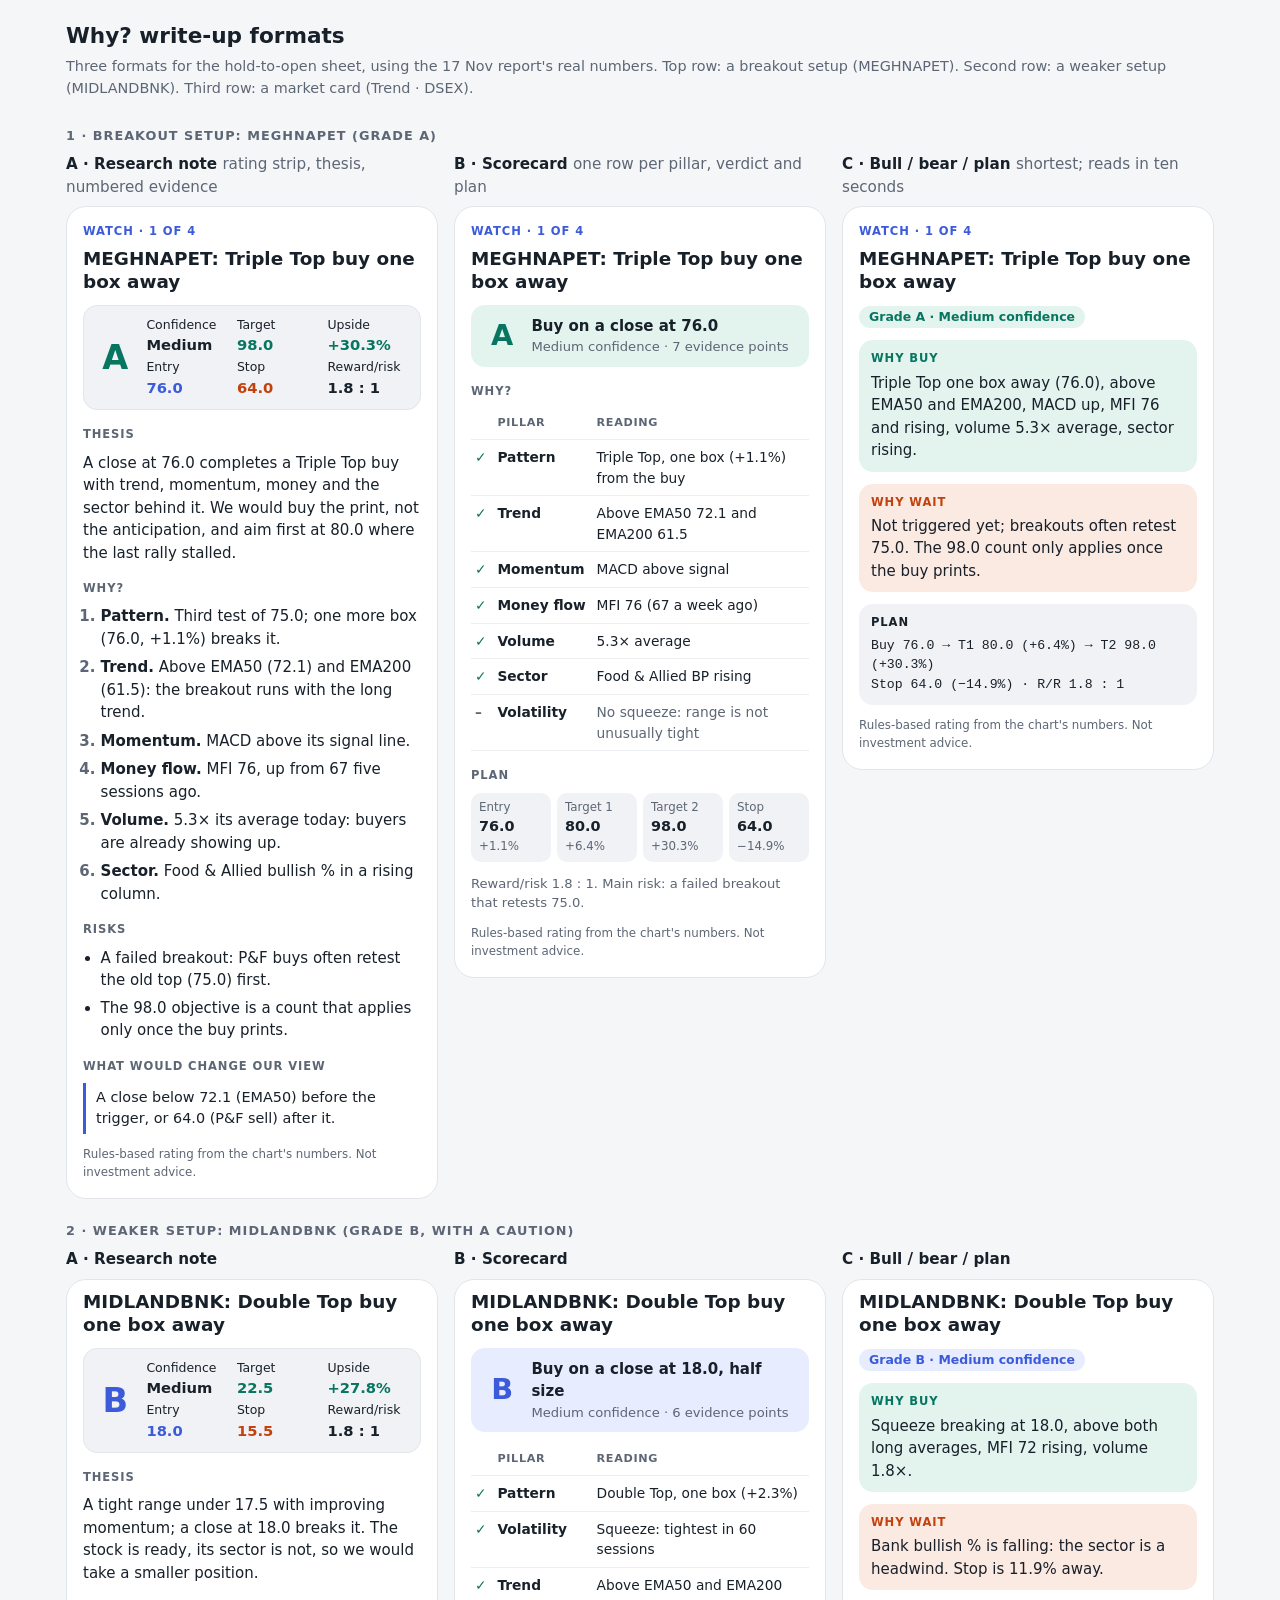
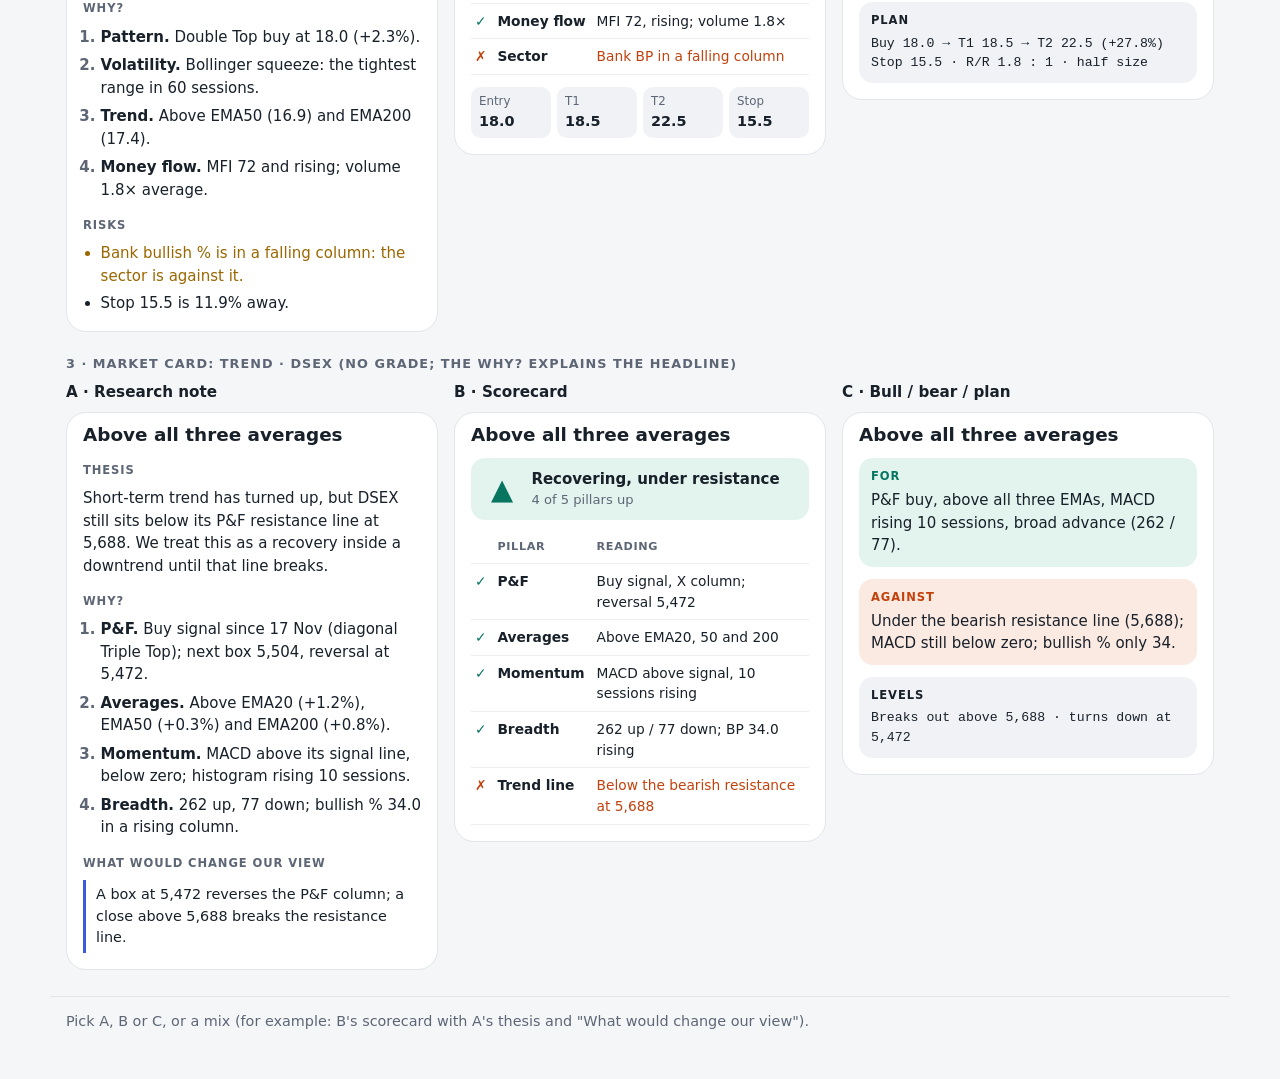
<file: docs/why-formats-mockup.html>
<!doctype html>
<html lang="en">
<head>
<meta charset="utf-8">
<meta name="viewport" content="width=device-width, initial-scale=1">
<title>Why? Formats</title>
<style>
:root {
  --bg: #F5F6F8; --surface: #FFFFFF; --raised: #F0F2F5; --border: #E2E5EA; --grid: #ECEEF2;
  --ink: #18202A; --muted: #5D6675; --accent: #3B5BDB; --accent-soft: #E7ECFF;
  --up: #077560; --up-soft: #E3F4EF; --down: #C2410C; --down-soft: #FBEAE2; --warn: #9A6700; --warn-soft: #FFF4D6;
}
@media (prefers-color-scheme: dark) {
  :root:not([data-theme="light"]) {
    --bg: #0F1216; --surface: #171B21; --raised: #1F242C; --border: #2A3039; --grid: #222831;
    --ink: #E8EAEE; --muted: #9AA3B2; --accent: #8DA2FB; --accent-soft: #232B45;
    --up: #1FA08A; --up-soft: #15302B; --down: #E0663A; --down-soft: #35211A; --warn: #E3B341; --warn-soft: #33290F;
  }
}
:root[data-theme="dark"] {
  --bg: #0F1216; --surface: #171B21; --raised: #1F242C; --border: #2A3039; --grid: #222831;
  --ink: #E8EAEE; --muted: #9AA3B2; --accent: #8DA2FB; --accent-soft: #232B45;
  --up: #1FA08A; --up-soft: #15302B; --down: #E0663A; --down-soft: #35211A; --warn: #E3B341; --warn-soft: #33290F;
}
* { box-sizing: border-box; }
body { margin: 0; background: var(--bg); color: var(--ink); font: 15px/1.5 system-ui, -apple-system, "Segoe UI", Roboto, sans-serif; }
header { padding: 20px 16px 4px; max-width: 1180px; margin: 0 auto; }
h1 { font-size: 1.35rem; margin: 0 0 4px; }
header p { margin: 0; color: var(--muted); font-size: .9rem; }
.row-title { max-width: 1180px; margin: 22px auto 8px; padding: 0 16px; font-size: .8rem; letter-spacing: .08em; text-transform: uppercase; color: var(--muted); font-weight: 700; }
.grid { display: grid; grid-template-columns: repeat(auto-fit, minmax(300px, 1fr)); gap: 16px; max-width: 1180px; margin: 0 auto; padding: 0 16px; }
.opt { display: flex; flex-direction: column; gap: 8px; }
.opt > .tag { font-weight: 700; font-size: .95rem; }
.opt > .tag span { color: var(--muted); font-weight: 500; }
.sheet { background: var(--surface); border: 1px solid var(--border); border-radius: 20px; padding: 16px; display: flex; flex-direction: column; gap: 12px; }
.kick { color: var(--accent); font-size: .72rem; font-weight: 700; letter-spacing: .08em; text-transform: uppercase; }
.title { font-size: 1.15rem; font-weight: 750; line-height: 1.25; margin-top: -6px; }
.h4 { font-size: .72rem; font-weight: 700; letter-spacing: .08em; text-transform: uppercase; color: var(--muted); margin: 4px 0 -4px; }
p { margin: 0; }
.muted { color: var(--muted); } .up { color: var(--up); } .down { color: var(--down); } .warn { color: var(--warn); } .acc { color: var(--accent); }
.mono { font-family: ui-monospace, "SF Mono", Menlo, monospace; font-size: .88em; }
.small { font-size: .82rem; }
/* A: research note */
.strip { display: grid; grid-template-columns: auto 1fr; gap: 12px; align-items: center; background: var(--raised); border: 1px solid var(--border); border-radius: 14px; padding: 10px 12px; }
.grade { font-size: 2.1rem; font-weight: 800; line-height: 1; color: var(--up); text-align: center; min-width: 2.4rem; }
.grade.b { color: var(--accent); }
.kpis { display: grid; grid-template-columns: repeat(3, 1fr); gap: 2px 10px; font-size: .78rem; }
.kpis b { display: block; font-size: .92rem; }
ol.why { margin: 0; padding-left: 1.1rem; display: grid; gap: 6px; }
ol.why li::marker { color: var(--muted); font-weight: 700; }
ul { margin: 0; padding-left: 1.1rem; display: grid; gap: 5px; }
.change { border-left: 3px solid var(--accent); padding: 4px 0 4px 10px; font-size: .9rem; }
/* B: scorecard */
table { width: 100%; border-collapse: collapse; font-size: .86rem; }
td, th { padding: 7px 4px; border-bottom: 1px solid var(--grid); vertical-align: top; text-align: left; }
th { font-size: .7rem; text-transform: uppercase; letter-spacing: .06em; color: var(--muted); font-weight: 700; }
td.mark { width: 1.4rem; font-weight: 800; }
td.pillar { width: 6.2rem; font-weight: 650; }
.verdict { display: flex; gap: 10px; align-items: center; border-radius: 14px; padding: 10px 12px; background: var(--up-soft); }
.verdict.b { background: var(--accent-soft); }
.verdict .grade { font-size: 1.8rem; }
.plan { display: grid; grid-template-columns: repeat(4, 1fr); gap: 6px; }
.plan div { background: var(--raised); border-radius: 10px; padding: 6px 8px; font-size: .74rem; color: var(--muted); }
.plan b { display: block; color: var(--ink); font-size: .9rem; }
/* C: bull / bear / plan */
.case { border-radius: 14px; padding: 10px 12px; display: grid; gap: 4px; }
.case.bull { background: var(--up-soft); } .case.bear { background: var(--down-soft); } .case.plan2 { background: var(--raised); }
.case .lab { font-size: .72rem; font-weight: 800; letter-spacing: .08em; text-transform: uppercase; }
.pill { display: inline-block; padding: 2px 10px; border-radius: 999px; font-size: .78rem; font-weight: 700; background: var(--up-soft); color: var(--up); }
.pill.b { background: var(--accent-soft); color: var(--accent); }
.foot { font-size: .74rem; color: var(--muted); }
.pick { max-width: 1180px; margin: 26px auto 32px; padding: 14px 16px; border-top: 1px solid var(--border); color: var(--muted); font-size: .9rem; }
</style>
</head>
<body>
<header>
  <h1>Why? write-up formats</h1>
  <p>Three formats for the hold-to-open sheet, using the 17 Nov report's real numbers. Top row: a breakout setup (MEGHNAPET). Second row: a weaker setup (MIDLANDBNK). Third row: a market card (Trend · DSEX).</p>
</header>

<div class="row-title">1 · Breakout setup: MEGHNAPET (Grade A)</div>
<div class="grid">

  <!-- A -->
  <div class="opt">
    <div class="tag">A · Research note <span>rating strip, thesis, numbered evidence</span></div>
    <div class="sheet">
      <div class="kick">Watch · 1 of 4</div>
      <div class="title">MEGHNAPET: Triple Top buy one box away</div>
      <div class="strip">
        <div class="grade">A</div>
        <div class="kpis">
          <div>Confidence<b>Medium</b></div><div>Target<b class="up">98.0</b></div><div>Upside<b class="up">+30.3%</b></div>
          <div>Entry<b class="acc">76.0</b></div><div>Stop<b class="down">64.0</b></div><div>Reward/risk<b>1.8 : 1</b></div>
        </div>
      </div>
      <div class="h4">Thesis</div>
      <p>A close at 76.0 completes a Triple Top buy with trend, momentum, money and the sector behind it. We would buy the print, not the anticipation, and aim first at 80.0 where the last rally stalled.</p>
      <div class="h4">Why?</div>
      <ol class="why">
        <li><b>Pattern.</b> Third test of 75.0; one more box (76.0, +1.1%) breaks it.</li>
        <li><b>Trend.</b> Above EMA50 (72.1) and EMA200 (61.5): the breakout runs with the long trend.</li>
        <li><b>Momentum.</b> MACD above its signal line.</li>
        <li><b>Money flow.</b> MFI 76, up from 67 five sessions ago.</li>
        <li><b>Volume.</b> 5.3× its average today: buyers are already showing up.</li>
        <li><b>Sector.</b> Food &amp; Allied bullish % in a rising column.</li>
      </ol>
      <div class="h4">Risks</div>
      <ul>
        <li>A failed breakout: P&amp;F buys often retest the old top (75.0) first.</li>
        <li>The 98.0 objective is a count that applies only once the buy prints.</li>
      </ul>
      <div class="h4">What would change our view</div>
      <div class="change">A close below 72.1 (EMA50) before the trigger, or 64.0 (P&amp;F sell) after it.</div>
      <div class="foot">Rules-based rating from the chart's numbers. Not investment advice.</div>
    </div>
  </div>

  <!-- B -->
  <div class="opt">
    <div class="tag">B · Scorecard <span>one row per pillar, verdict and plan</span></div>
    <div class="sheet">
      <div class="kick">Watch · 1 of 4</div>
      <div class="title">MEGHNAPET: Triple Top buy one box away</div>
      <div class="verdict"><div class="grade">A</div><div><b>Buy on a close at 76.0</b><div class="small muted">Medium confidence · 7 evidence points</div></div></div>
      <div class="h4">Why?</div>
      <table>
        <tr><th></th><th>Pillar</th><th>Reading</th></tr>
        <tr><td class="mark up">✓</td><td class="pillar">Pattern</td><td>Triple Top, one box (+1.1%) from the buy</td></tr>
        <tr><td class="mark up">✓</td><td class="pillar">Trend</td><td>Above EMA50 72.1 and EMA200 61.5</td></tr>
        <tr><td class="mark up">✓</td><td class="pillar">Momentum</td><td>MACD above signal</td></tr>
        <tr><td class="mark up">✓</td><td class="pillar">Money flow</td><td>MFI 76 (67 a week ago)</td></tr>
        <tr><td class="mark up">✓</td><td class="pillar">Volume</td><td>5.3× average</td></tr>
        <tr><td class="mark up">✓</td><td class="pillar">Sector</td><td>Food &amp; Allied BP rising</td></tr>
        <tr><td class="mark muted">–</td><td class="pillar">Volatility</td><td class="muted">No squeeze: range is not unusually tight</td></tr>
      </table>
      <div class="h4">Plan</div>
      <div class="plan">
        <div>Entry<b class="acc">76.0</b>+1.1%</div><div>Target 1<b class="up">80.0</b>+6.4%</div><div>Target 2<b class="up">98.0</b>+30.3%</div><div>Stop<b class="down">64.0</b>−14.9%</div>
      </div>
      <p class="small muted">Reward/risk 1.8 : 1. Main risk: a failed breakout that retests 75.0.</p>
      <div class="foot">Rules-based rating from the chart's numbers. Not investment advice.</div>
    </div>
  </div>

  <!-- C -->
  <div class="opt">
    <div class="tag">C · Bull / bear / plan <span>shortest; reads in ten seconds</span></div>
    <div class="sheet">
      <div class="kick">Watch · 1 of 4</div>
      <div class="title">MEGHNAPET: Triple Top buy one box away</div>
      <div><span class="pill">Grade A · Medium confidence</span></div>
      <div class="case bull"><div class="lab up">Why buy</div>
        <p>Triple Top one box away (76.0), above EMA50 and EMA200, MACD up, MFI 76 and rising, volume 5.3× average, sector rising.</p></div>
      <div class="case bear"><div class="lab down">Why wait</div>
        <p>Not triggered yet; breakouts often retest 75.0. The 98.0 count only applies once the buy prints.</p></div>
      <div class="case plan2"><div class="lab">Plan</div>
        <p class="mono">Buy 76.0 → T1 80.0 (+6.4%) → T2 98.0 (+30.3%)<br>Stop 64.0 (−14.9%) · R/R 1.8 : 1</p></div>
      <div class="foot">Rules-based rating from the chart's numbers. Not investment advice.</div>
    </div>
  </div>
</div>

<div class="row-title">2 · Weaker setup: MIDLANDBNK (Grade B, with a caution)</div>
<div class="grid">
  <div class="opt">
    <div class="tag">A · Research note</div>
    <div class="sheet">
      <div class="title">MIDLANDBNK: Double Top buy one box away</div>
      <div class="strip">
        <div class="grade b">B</div>
        <div class="kpis">
          <div>Confidence<b>Medium</b></div><div>Target<b class="up">22.5</b></div><div>Upside<b class="up">+27.8%</b></div>
          <div>Entry<b class="acc">18.0</b></div><div>Stop<b class="down">15.5</b></div><div>Reward/risk<b>1.8 : 1</b></div>
        </div>
      </div>
      <div class="h4">Thesis</div>
      <p>A tight range under 17.5 with improving momentum; a close at 18.0 breaks it. The stock is ready, its sector is not, so we would take a smaller position.</p>
      <div class="h4">Why?</div>
      <ol class="why">
        <li><b>Pattern.</b> Double Top buy at 18.0 (+2.3%).</li>
        <li><b>Volatility.</b> Bollinger squeeze: the tightest range in 60 sessions.</li>
        <li><b>Trend.</b> Above EMA50 (16.9) and EMA200 (17.4).</li>
        <li><b>Money flow.</b> MFI 72 and rising; volume 1.8× average.</li>
      </ol>
      <div class="h4">Risks</div>
      <ul><li class="warn">Bank bullish % is in a falling column: the sector is against it.</li><li>Stop 15.5 is 11.9% away.</li></ul>
    </div>
  </div>
  <div class="opt">
    <div class="tag">B · Scorecard</div>
    <div class="sheet">
      <div class="title">MIDLANDBNK: Double Top buy one box away</div>
      <div class="verdict b"><div class="grade b">B</div><div><b>Buy on a close at 18.0, half size</b><div class="small muted">Medium confidence · 6 evidence points</div></div></div>
      <table>
        <tr><th></th><th>Pillar</th><th>Reading</th></tr>
        <tr><td class="mark up">✓</td><td class="pillar">Pattern</td><td>Double Top, one box (+2.3%)</td></tr>
        <tr><td class="mark up">✓</td><td class="pillar">Volatility</td><td>Squeeze: tightest in 60 sessions</td></tr>
        <tr><td class="mark up">✓</td><td class="pillar">Trend</td><td>Above EMA50 and EMA200</td></tr>
        <tr><td class="mark up">✓</td><td class="pillar">Money flow</td><td>MFI 72, rising; volume 1.8×</td></tr>
        <tr><td class="mark down">✗</td><td class="pillar">Sector</td><td class="down">Bank BP in a falling column</td></tr>
      </table>
      <div class="plan"><div>Entry<b class="acc">18.0</b></div><div>T1<b class="up">18.5</b></div><div>T2<b class="up">22.5</b></div><div>Stop<b class="down">15.5</b></div></div>
    </div>
  </div>
  <div class="opt">
    <div class="tag">C · Bull / bear / plan</div>
    <div class="sheet">
      <div class="title">MIDLANDBNK: Double Top buy one box away</div>
      <div><span class="pill b">Grade B · Medium confidence</span></div>
      <div class="case bull"><div class="lab up">Why buy</div><p>Squeeze breaking at 18.0, above both long averages, MFI 72 rising, volume 1.8×.</p></div>
      <div class="case bear"><div class="lab down">Why wait</div><p>Bank bullish % is falling: the sector is a headwind. Stop is 11.9% away.</p></div>
      <div class="case plan2"><div class="lab">Plan</div><p class="mono">Buy 18.0 → T1 18.5 → T2 22.5 (+27.8%)<br>Stop 15.5 · R/R 1.8 : 1 · half size</p></div>
    </div>
  </div>
</div>

<div class="row-title">3 · Market card: Trend · DSEX (no grade; the Why? explains the headline)</div>
<div class="grid">
  <div class="opt">
    <div class="tag">A · Research note</div>
    <div class="sheet">
      <div class="title">Above all three averages</div>
      <div class="h4">Thesis</div>
      <p>Short-term trend has turned up, but DSEX still sits below its P&amp;F resistance line at 5,688. We treat this as a recovery inside a downtrend until that line breaks.</p>
      <div class="h4">Why?</div>
      <ol class="why">
        <li><b>P&amp;F.</b> Buy signal since 17 Nov (diagonal Triple Top); next box 5,504, reversal at 5,472.</li>
        <li><b>Averages.</b> Above EMA20 (+1.2%), EMA50 (+0.3%) and EMA200 (+0.8%).</li>
        <li><b>Momentum.</b> MACD above its signal line, below zero; histogram rising 10 sessions.</li>
        <li><b>Breadth.</b> 262 up, 77 down; bullish % 34.0 in a rising column.</li>
      </ol>
      <div class="h4">What would change our view</div>
      <div class="change">A box at 5,472 reverses the P&amp;F column; a close above 5,688 breaks the resistance line.</div>
    </div>
  </div>
  <div class="opt">
    <div class="tag">B · Scorecard</div>
    <div class="sheet">
      <div class="title">Above all three averages</div>
      <div class="verdict"><div class="grade">▲</div><div><b>Recovering, under resistance</b><div class="small muted">4 of 5 pillars up</div></div></div>
      <table>
        <tr><th></th><th>Pillar</th><th>Reading</th></tr>
        <tr><td class="mark up">✓</td><td class="pillar">P&amp;F</td><td>Buy signal, X column; reversal 5,472</td></tr>
        <tr><td class="mark up">✓</td><td class="pillar">Averages</td><td>Above EMA20, 50 and 200</td></tr>
        <tr><td class="mark up">✓</td><td class="pillar">Momentum</td><td>MACD above signal, 10 sessions rising</td></tr>
        <tr><td class="mark up">✓</td><td class="pillar">Breadth</td><td>262 up / 77 down; BP 34.0 rising</td></tr>
        <tr><td class="mark down">✗</td><td class="pillar">Trend line</td><td class="down">Below the bearish resistance at 5,688</td></tr>
      </table>
    </div>
  </div>
  <div class="opt">
    <div class="tag">C · Bull / bear / plan</div>
    <div class="sheet">
      <div class="title">Above all three averages</div>
      <div class="case bull"><div class="lab up">For</div><p>P&amp;F buy, above all three EMAs, MACD rising 10 sessions, broad advance (262 / 77).</p></div>
      <div class="case bear"><div class="lab down">Against</div><p>Under the bearish resistance line (5,688); MACD still below zero; bullish % only 34.</p></div>
      <div class="case plan2"><div class="lab">Levels</div><p class="mono">Breaks out above 5,688 · turns down at 5,472</p></div>
    </div>
  </div>
</div>

<div class="pick">Pick A, B or C, or a mix (for example: B's scorecard with A's thesis and "What would change our view").</div>
</body>
</html>
</file>
